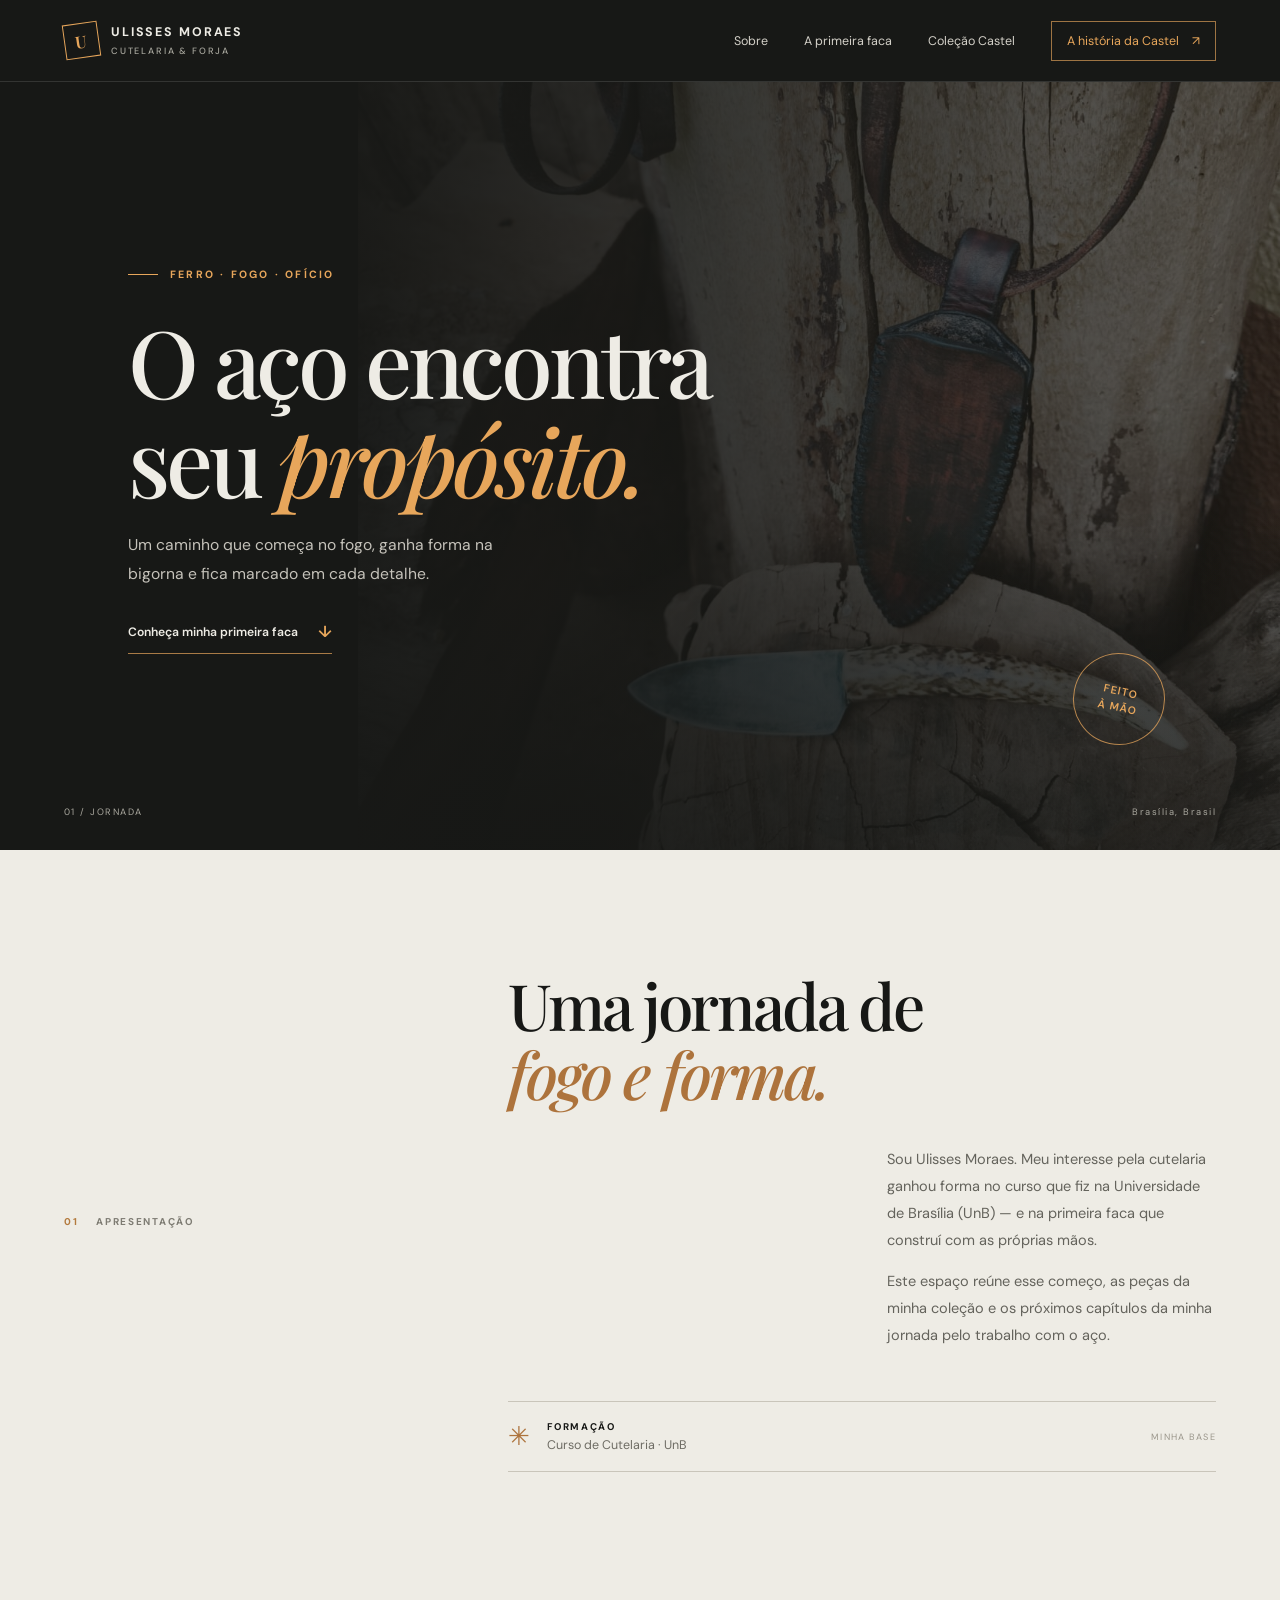
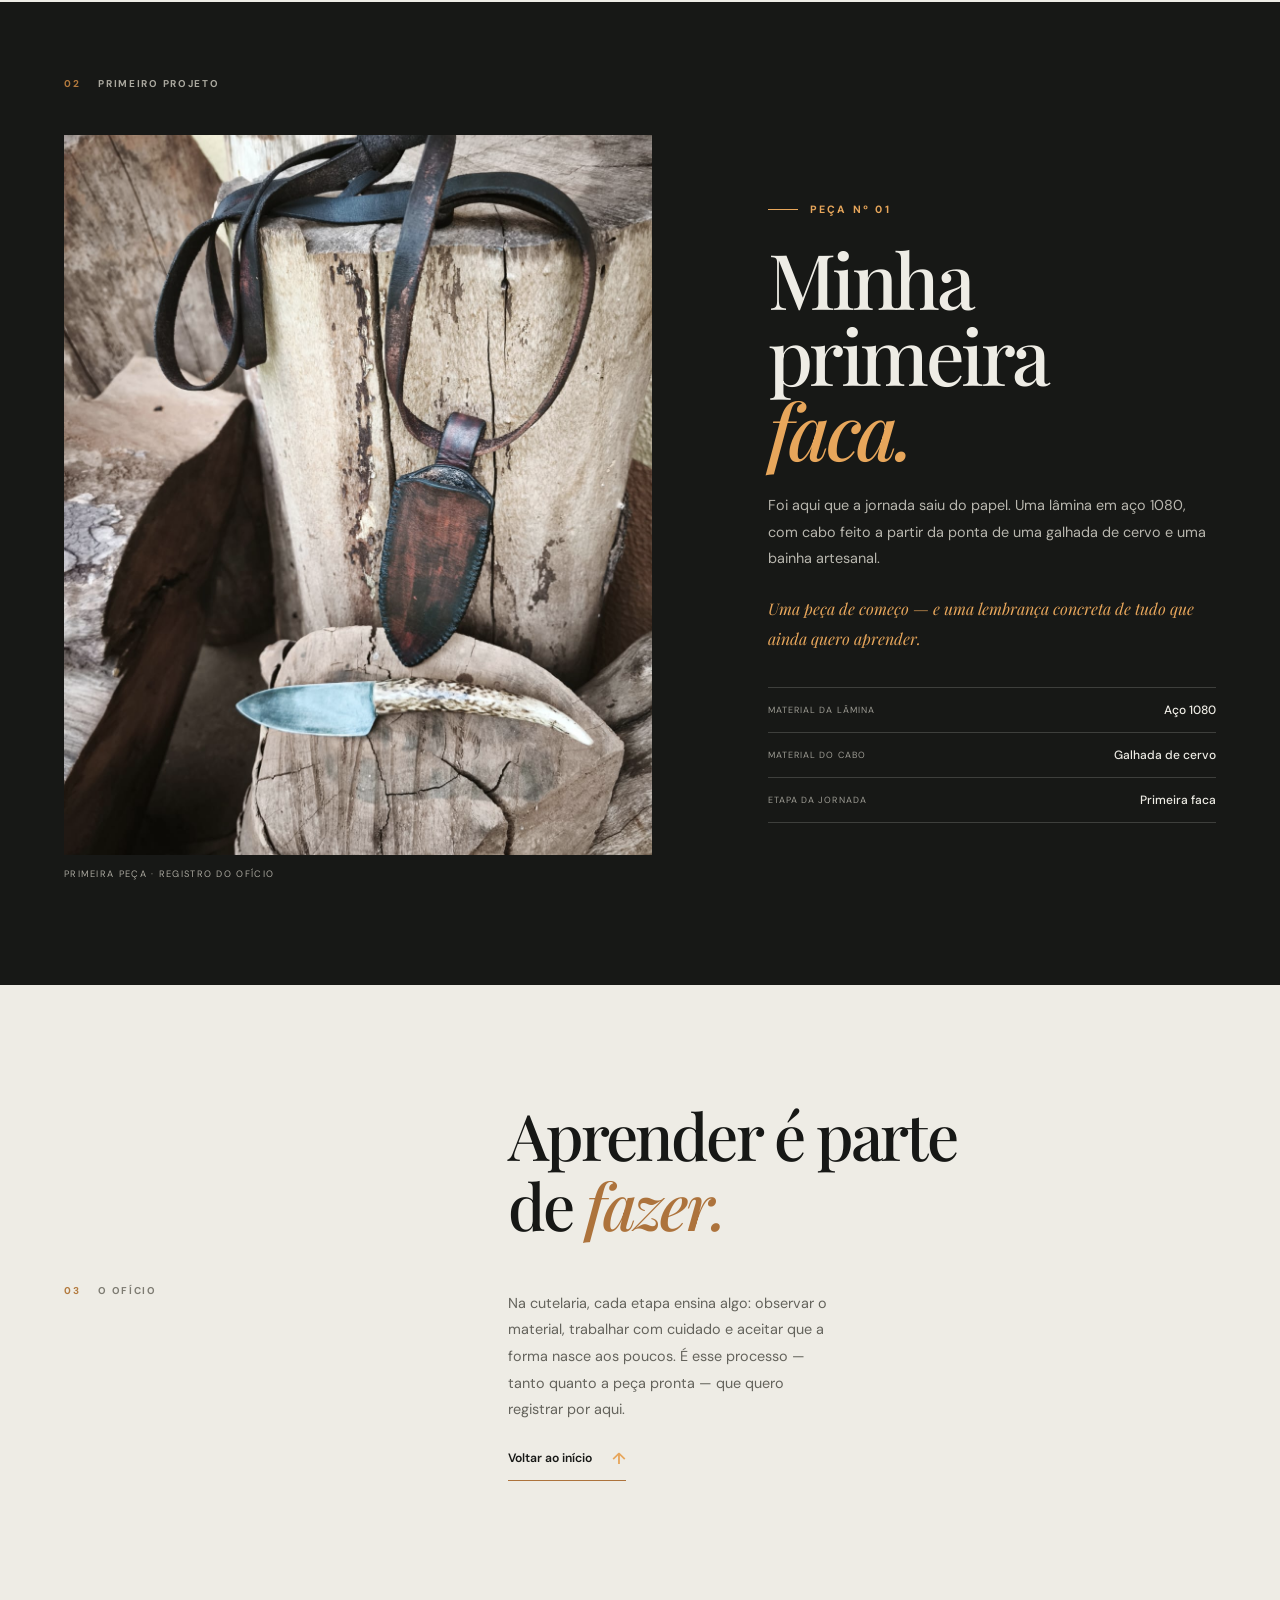
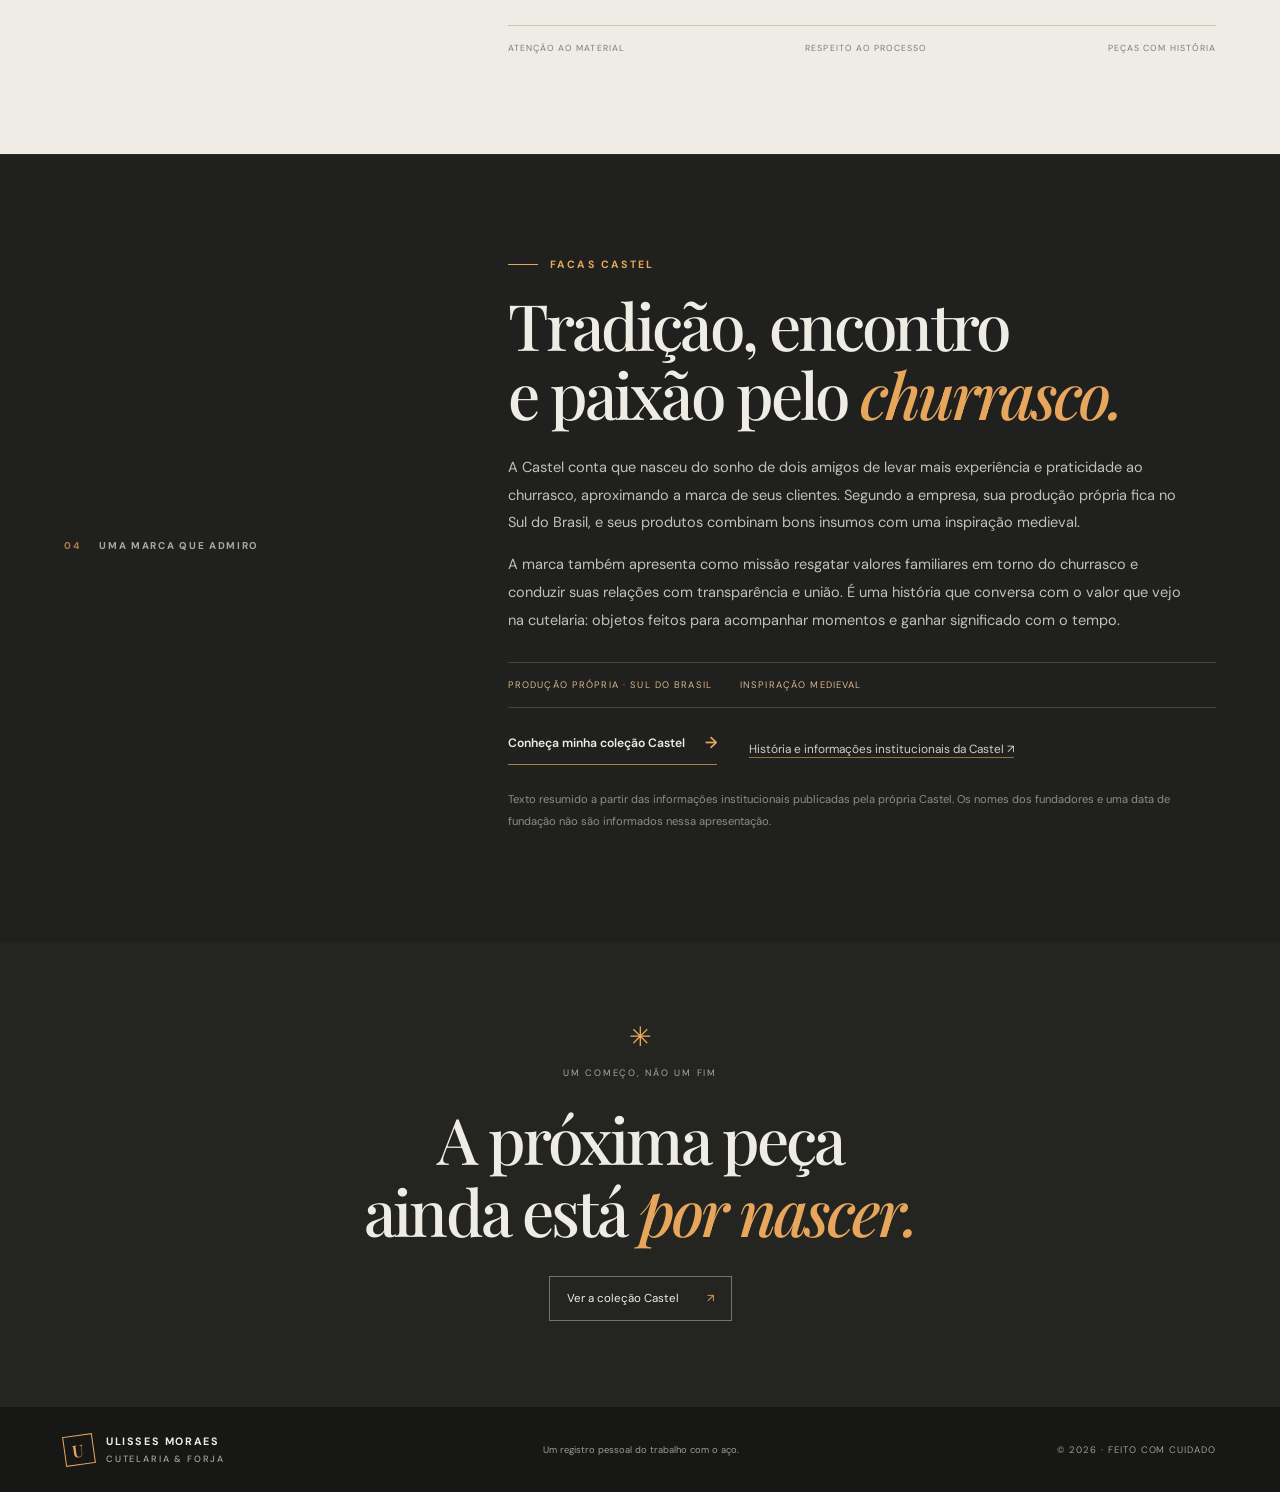
<file: index.html>
<!doctype html>
<html lang="pt-BR">
<head>
  <meta charset="utf-8">
  <meta name="viewport" content="width=device-width, initial-scale=1">
  <meta name="theme-color" content="#171816">
  <meta name="description" content="Portfólio de Ulisses Moraes: cutelaria, forja, primeira faca artesanal e coleção Castel.">
  <title>Ulisses Moraes — Cutelaria &amp; Forja</title>
  <link rel="preconnect" href="https://fonts.googleapis.com">
  <link rel="preconnect" href="https://fonts.gstatic.com" crossorigin>
  <link href="https://fonts.googleapis.com/css2?family=DM+Sans:wght@400;500;600;700&family=Playfair+Display:wght@500;600;700&display=swap" rel="stylesheet">
  <link rel="stylesheet" href="css/style.css">
  <script src="js/main.js" defer></script>
</head>
<body>
  <a class="skip-link" href="#conteudo">Pular para o conteúdo</a>
  <header class="site-header">
    <a class="brand" href="#inicio" aria-label="Ulisses Moraes, início"><span class="brand-mark" aria-hidden="true">U</span><span>ULISSES MORAES<small>CUTELARIA &amp; FORJA</small></span></a>
    <button class="menu-toggle" aria-expanded="false" aria-controls="main-nav" aria-label="Abrir menu"><span></span><span></span></button>
    <nav id="main-nav" class="main-nav" aria-label="Navegação principal">
      <a href="#sobre">Sobre</a>
      <a href="#peca">A primeira faca</a>
      <a href="colecao.html">Coleção Castel</a>
      <a class="nav-cta" href="#castel">A história da Castel <span aria-hidden="true">↗</span></a>
    </nav>
  </header>
  <main id="conteudo">
    <section id="inicio" class="hero">
      <div class="hero-image" role="img" aria-label="Detalhe da primeira faca artesanal de Ulisses Moraes"></div>
      <div class="hero-shade"></div>
      <div class="hero-content">
        <p class="eyebrow"><span class="eyebrow-line"></span> FERRO · FOGO · OFÍCIO</p>
        <h1>O aço encontra<br>seu <em>propósito.</em></h1>
        <p class="hero-copy">Um caminho que começa no fogo, ganha forma na bigorna e fica marcado em cada detalhe.</p>
        <a class="text-link" href="#peca">Conheça minha primeira faca <span aria-hidden="true">↓</span></a>
      </div>
      <div class="hero-note"><span>01 / JORNADA</span><span>Brasília, Brasil</span></div>
      <span class="hero-stamp" aria-hidden="true">FEITO<br>À MÃO</span>
    </section>
    <section id="sobre" class="intro section-wrap">
      <div class="section-kicker"><span>01</span><span>APRESENTAÇÃO</span></div>
      <div class="intro-copy">
        <h2>Uma jornada de<br><em>fogo e forma.</em></h2>
        <div class="intro-text">
          <p>Sou Ulisses Moraes. Meu interesse pela cutelaria ganhou forma no curso que fiz na Universidade de Brasília (UnB) — e na primeira faca que construí com as próprias mãos.</p>
          <p>Este espaço reúne esse começo, as peças da minha coleção e os próximos capítulos da minha jornada pelo trabalho com o aço.</p>
        </div>
        <div class="credential"><span class="credential-icon" aria-hidden="true">✳</span><span><b>FORMAÇÃO</b><small>Curso de Cutelaria · UnB</small></span><span class="credential-year">MINHA BASE</span></div>
      </div>
    </section>
    <section id="peca" class="piece-section">
      <div class="section-wrap piece-inner">
        <div class="section-kicker light"><span>02</span><span>PRIMEIRO PROJETO</span></div>
        <div class="piece-layout">
          <div class="piece-photo-wrap"><img class="piece-photo" src="images/primeira-faca.jpg" alt="Primeira faca artesanal de Ulisses Moraes, com lâmina em aço 1080, cabo de galhada de cervo e bainha artesanal, fotografada sobre um tronco de madeira." loading="lazy"><span class="photo-caption">PRIMEIRA PEÇA · REGISTRO DO OFÍCIO</span></div>
          <article class="piece-copy"><p class="eyebrow"><span class="eyebrow-line"></span> PEÇA Nº 01</p><h2>Minha primeira<br><em>faca.</em></h2><p>Foi aqui que a jornada saiu do papel. Uma lâmina em aço 1080, com cabo feito a partir da ponta de uma galhada de cervo e uma bainha artesanal.</p><p class="piece-note">Uma peça de começo — e uma lembrança concreta de tudo que ainda quero aprender.</p><div class="spec-list"><div><span>MATERIAL DA LÂMINA</span><b>Aço 1080</b></div><div><span>MATERIAL DO CABO</span><b>Galhada de cervo</b></div><div><span>ETAPA DA JORNADA</span><b>Primeira faca</b></div></div></article>
        </div>
      </div>
    </section>
    <section id="processo" class="process-section section-wrap">
      <div class="section-kicker"><span>03</span><span>O OFÍCIO</span></div>
      <div class="process-content"><h2>Aprender é parte<br>de <em>fazer.</em></h2><div><p>Na cutelaria, cada etapa ensina algo: observar o material, trabalhar com cuidado e aceitar que a forma nasce aos poucos. É esse processo — tanto quanto a peça pronta — que quero registrar por aqui.</p><a class="text-link dark-link" href="#inicio">Voltar ao início <span aria-hidden="true">↑</span></a></div></div>
      <div class="process-rule"><span>ATENÇÃO AO MATERIAL</span><span>RESPEITO AO PROCESSO</span><span>PEÇAS COM HISTÓRIA</span></div>
    </section>
    <section id="castel" class="castel-story">
      <div class="section-wrap castel-layout">
        <div class="section-kicker light"><span>04</span><span>UMA MARCA QUE ADMIRO</span></div>
        <div class="castel-copy">
          <p class="eyebrow"><span class="eyebrow-line"></span> FACAS CASTEL</p>
          <h2>Tradição, encontro<br>e paixão pelo <em>churrasco.</em></h2>
          <p>A Castel conta que nasceu do sonho de dois amigos de levar mais experiência e praticidade ao churrasco, aproximando a marca de seus clientes. Segundo a empresa, sua produção própria fica no Sul do Brasil, e seus produtos combinam bons insumos com uma inspiração medieval.</p>
          <p>A marca também apresenta como missão resgatar valores familiares em torno do churrasco e conduzir suas relações com transparência e união. É uma história que conversa com o valor que vejo na cutelaria: objetos feitos para acompanhar momentos e ganhar significado com o tempo.</p>
          <div class="castel-facts"><span>PRODUÇÃO PRÓPRIA · SUL DO BRASIL</span><span>INSPIRAÇÃO MEDIEVAL</span></div>
          <div class="castel-links"><a class="text-link" href="colecao.html">Conheça minha coleção Castel <span aria-hidden="true">→</span></a><a class="source-link" href="https://facascastel.com/" target="_blank" rel="noopener noreferrer">História e informações institucionais da Castel ↗</a></div>
          <p class="source-note">Texto resumido a partir das informações institucionais publicadas pela própria Castel. Os nomes dos fundadores e uma data de fundação não são informados nessa apresentação.</p>
        </div>
      </div>
    </section>
    <section class="closing"><div class="closing-mark" aria-hidden="true">✳</div><p>UM COMEÇO, NÃO UM FIM</p><h2>A próxima peça<br>ainda está <em>por nascer.</em></h2><a href="colecao.html" class="outline-link">Ver a coleção Castel <span aria-hidden="true">↗</span></a></section>
  </main>
  <footer class="site-footer"><a class="brand footer-brand" href="#inicio"><span class="brand-mark" aria-hidden="true">U</span><span>ULISSES MORAES<small>CUTELARIA &amp; FORJA</small></span></a><span class="footer-note">Um registro pessoal do trabalho com o aço.</span><span class="copyright">© <span id="year"></span> · FEITO COM CUIDADO</span></footer>
</body>
</html>
</file>
<file: css/style.css>
@import url('https://fonts.googleapis.com/css2?family=DM+Sans:wght@400;500;600;700&family=Playfair+Display:ital,wght@0,500;0,600;0,700;1,500;1,600&display=swap');
:root{--ink:#171816;--ink-soft:#20211e;--paper:#eeece5;--muted:#a5a398;--copper:#e7a65b;--line:rgba(238,236,229,.18);--serif:'Playfair Display',Georgia,serif;--sans:'DM Sans',Arial,sans-serif;--wrap:min(1160px,calc(100% - 10vw))}*{box-sizing:border-box}html{scroll-behavior:smooth;scroll-padding-top:90px}body{margin:0;background:var(--paper);color:var(--ink);font-family:var(--sans);-webkit-font-smoothing:antialiased}a{color:inherit;text-decoration:none}.skip-link{position:fixed;top:-100px;left:1rem;background:var(--copper);padding:.8rem;z-index:99}.skip-link:focus{top:1rem}.site-header{height:82px;background:var(--ink);color:var(--paper);display:flex;align-items:center;justify-content:space-between;padding:0 5vw;position:absolute;z-index:5;width:100%;border-bottom:1px solid rgba(255,255,255,.12)}.brand{display:flex;align-items:center;gap:12px;font-weight:700;font-size:.78rem;letter-spacing:.15em}.brand small{display:block;color:#a6a59c;font-size:.57rem;font-weight:500;letter-spacing:.2em;margin-top:5px}.brand-mark{width:35px;height:35px;border:1px solid var(--copper);color:var(--copper);display:grid;place-items:center;font:600 1.05rem var(--serif);transform:rotate(-8deg)}.main-nav{display:flex;align-items:center;gap:36px;color:#d3d0c8;font-size:.78rem}.main-nav a{transition:color .2s}.main-nav a:hover,.text-link:hover{color:var(--copper)}.main-nav .nav-cta{border:1px solid rgba(231,166,91,.65);color:var(--copper);padding:11px 15px}.nav-cta span{margin-left:10px}.menu-toggle{display:none}.hero{min-height:730px;height:min(850px,100vh);background:var(--ink);color:var(--paper);position:relative;display:flex;align-items:center;overflow:hidden;padding:100px 10vw 70px}.hero-image{position:absolute;inset:0 0 0 28%;background-image:url('../images/primeira-faca.jpg');background-size:cover;background-position:center 72%;opacity:.35}.hero-shade{position:absolute;inset:0;background:linear-gradient(90deg,#171816 7%,rgba(23,24,22,.96) 25%,rgba(23,24,22,.72) 47%,rgba(23,24,22,.06) 100%),linear-gradient(0deg,rgba(23,24,22,.65),transparent 40%)}.hero-content{position:relative;z-index:1;max-width:640px;margin-top:32px}.eyebrow{color:var(--copper);font-size:.66rem;font-weight:700;letter-spacing:.21em;display:flex;align-items:center;gap:12px}.eyebrow-line{width:30px;height:1px;background:var(--copper)}h1,h2{font-family:var(--serif);font-weight:500;letter-spacing:-.045em}h1{font-size:clamp(3.4rem,7.3vw,6.5rem);line-height:1.06;margin:30px 0 22px}h1 em,h2 em{color:var(--copper);font-weight:500}.hero-copy{color:#c5c2ba;max-width:380px;font-size:.98rem;line-height:1.8;margin-bottom:32px}.text-link{display:inline-flex;align-items:center;gap:20px;color:var(--paper);font-size:.76rem;font-weight:600;border-bottom:1px solid rgba(231,166,91,.7);padding-bottom:11px;transition:color .2s}.text-link span{font-size:1rem;color:var(--copper)}.hero-note{position:absolute;left:5vw;right:5vw;bottom:32px;display:flex;justify-content:space-between;color:#aaa89f;font-size:.58rem;letter-spacing:.16em}.hero-stamp{position:absolute;right:9vw;bottom:105px;border:1px solid rgba(231,166,91,.75);border-radius:50%;width:92px;height:92px;display:grid;place-items:center;text-align:center;color:var(--copper);font:600 .67rem/1.5 var(--sans);letter-spacing:.12em;transform:rotate(12deg)}.section-wrap{width:var(--wrap);margin-inline:auto}.intro{padding-top:120px;padding-bottom:130px;display:grid;grid-template-columns:1fr 2fr;gap:7vw}.section-kicker{display:flex;gap:18px;align-items:center;color:#7e7c73;font-size:.62rem;font-weight:700;letter-spacing:.17em}.section-kicker span:first-child{color:#b37a3e}.intro-copy{display:grid;grid-template-columns:1fr 1fr;column-gap:4vw;align-items:start}.intro h2,.process-content h2{font-size:clamp(2.8rem,5vw,4.8rem);line-height:1.08;margin:0;grid-column:1/-1}.intro h2 em,.process-content h2 em{color:#ad733c}.intro-text{grid-column:2;margin-top:24px;color:#64635c;line-height:1.85;font-size:.91rem}.credential{grid-column:1/-1;margin-top:37px;border-top:1px solid #c9c5ba;border-bottom:1px solid #c9c5ba;display:flex;align-items:center;gap:17px;padding:18px 0}.credential-icon{color:#ad733c;font-size:1.6rem}.credential b,.credential small{display:block}.credential b{font-size:.61rem;letter-spacing:.16em}.credential small{color:#6e6c64;font-size:.78rem;margin-top:4px}.credential-year{margin-left:auto;color:#9a968b;font-size:.57rem;letter-spacing:.14em}.piece-section{background:var(--ink);color:var(--paper);padding:75px 0 105px}.light{color:#aaa89f}.piece-layout{display:grid;grid-template-columns:1.05fr .8fr;gap:9vw;align-items:center;margin-top:45px}.piece-photo-wrap{position:relative}.piece-photo{display:block;width:100%;max-height:720px;object-fit:cover;object-position:center 67%;filter:saturate(.82)}.photo-caption{display:block;color:#aaa89f;font-size:.58rem;letter-spacing:.14em;margin-top:13px}.piece-copy{max-width:450px}.piece-copy h2{font-size:clamp(3.3rem,6vw,5.7rem);line-height:.98;margin:25px 0}.piece-copy>p:not(.eyebrow){color:#b8b6ae;line-height:1.85;font-size:.9rem}.piece-copy .piece-note{font-family:var(--serif);font-style:italic;color:var(--copper)!important;font-size:1rem!important;margin-top:22px}.spec-list{margin-top:34px;border-top:1px solid var(--line)}.spec-list div{display:flex;justify-content:space-between;align-items:center;gap:12px;padding:14px 0;border-bottom:1px solid var(--line)}.spec-list span{font-size:.56rem;letter-spacing:.12em;color:#9e9c94}.spec-list b{font-size:.75rem;font-weight:500;text-align:right}.process-section{padding-top:115px;padding-bottom:100px;display:grid;grid-template-columns:1fr 2fr;gap:7vw}.process-content{display:grid;grid-template-columns:1fr 1fr;gap:4vw;align-items:end}.process-content h2{grid-column:1/-1}.process-content>div p{color:#64635c;line-height:1.85;font-size:.9rem;margin:0 0 23px}.dark-link{color:var(--ink);border-color:#ad733c}.process-rule{grid-column:2;display:flex;justify-content:space-between;gap:20px;border-top:1px solid #c9c5ba;padding-top:16px;margin-top:55px;color:#7e7c73;font-size:.55rem;letter-spacing:.12em}.closing{text-align:center;background:#242521;color:var(--paper);padding:76px 20px 86px}.closing-mark{font-size:1.7rem;color:var(--copper)}.closing>p{color:#aaa89f;font-size:.58rem;letter-spacing:.19em;margin:13px 0 24px}.closing h2{font-size:clamp(2.8rem,5vw,4.5rem);line-height:1.12;margin:0 0 30px}.outline-link{display:inline-flex;gap:28px;align-items:center;border:1px solid #77746b;padding:14px 17px;font-size:.72rem;transition:border-color .2s,color .2s}.outline-link:hover{color:var(--copper);border-color:var(--copper)}.outline-link span{color:var(--copper)}.site-footer{background:var(--ink);color:var(--paper);padding:27px 5vw;display:flex;align-items:center;justify-content:space-between;gap:20px}.footer-brand{font-size:.67rem}.footer-brand .brand-mark{width:30px;height:30px}.footer-note,.copyright{font-size:.59rem;color:#9e9c94}.copyright{letter-spacing:.1em}
@media(max-width:760px){:root{--wrap:calc(100% - 44px)}.site-header{height:70px;padding-inline:22px}.main-nav{display:none;position:absolute;top:69px;left:0;right:0;background:var(--ink);padding:22px;align-items:stretch;gap:0;border-top:1px solid var(--line)}.main-nav.open{display:flex;flex-direction:column}.main-nav a{padding:15px 5px;border-bottom:1px solid var(--line)}.main-nav .nav-cta{margin-top:12px;text-align:center;border:1px solid rgba(231,166,91,.65)}.menu-toggle{display:flex;width:42px;height:42px;background:none;border:1px solid var(--line);align-items:center;justify-content:center;flex-direction:column;gap:6px}.menu-toggle span{width:17px;height:1px;background:var(--paper)}.hero{height:auto;min-height:740px;padding:140px 28px 100px;align-items:center}.hero-image{inset:0;background-position:60% center;opacity:.55}.hero-shade{background:linear-gradient(90deg,rgba(23,24,22,.92),rgba(23,24,22,.56)),linear-gradient(0deg,rgba(23,24,22,.7),transparent 60%)}.hero-content{margin-top:5px}.hero h1{font-size:clamp(3.2rem,13vw,5.2rem)}.hero-copy{max-width:330px}.hero-stamp{width:72px;height:72px;right:27px;bottom:95px;font-size:.55rem}.hero-note{left:23px;right:23px;bottom:26px;font-size:.52rem}.intro{padding-top:80px;padding-bottom:85px;grid-template-columns:1fr;gap:32px}.intro-copy{grid-template-columns:1fr;gap:0}.intro h2{font-size:3.35rem}.intro-text{grid-column:1;margin-top:19px}.credential{margin-top:23px}.piece-section{padding:62px 0 75px}.piece-layout{grid-template-columns:1fr;gap:39px;margin-top:30px}.piece-photo{max-height:620px;aspect-ratio:4/5}.piece-copy h2{font-size:4.1rem;margin:20px 0}.process-section{padding-top:78px;padding-bottom:73px;grid-template-columns:1fr;gap:32px}.process-content{grid-template-columns:1fr;gap:20px}.process-content h2{font-size:3.25rem}.process-rule{grid-column:1;flex-direction:column;gap:11px;margin-top:10px}.closing{padding:64px 20px 70px}.closing h2{font-size:3rem}.site-footer{padding:25px 22px;flex-wrap:wrap}.footer-note{order:3;width:100%;border-top:1px solid var(--line);padding-top:15px}.copyright{font-size:.53rem}}
@media(max-width:380px){.brand{font-size:.68rem}.hero h1{font-size:3rem}.spec-list div{align-items:flex-start;flex-direction:column}.spec-list b{text-align:left}.credential-year{font-size:.48rem}.copyright{width:100%}}@media(prefers-reduced-motion:reduce){html{scroll-behavior:auto}*,*::before,*::after{transition-duration:.01ms!important;animation-duration:.01ms!important;animation-iteration-count:1!important}}


/* História da marca Castel */
.castel-story{background:#20211e;color:var(--paper);padding:92px 0 100px;border-top:1px solid rgba(255,255,255,.06)}
.castel-layout{display:grid;grid-template-columns:1fr 2fr;gap:7vw}
.castel-copy{max-width:780px}
.castel-copy h2{font-size:clamp(2.8rem,5vw,4.7rem);line-height:1.08;margin:19px 0 26px}
.castel-copy>p:not(.eyebrow){color:#c2c0b8;font-size:.91rem;line-height:1.9;max-width:690px}
.castel-facts{display:flex;flex-wrap:wrap;gap:10px 28px;border-top:1px solid var(--line);border-bottom:1px solid var(--line);padding:16px 0;margin-top:28px;color:#d9b48b;font-size:.59rem;letter-spacing:.12em}
.castel-links{display:flex;align-items:center;flex-wrap:wrap;gap:22px 32px;margin-top:24px}
.source-link{color:#d1cec5;font-size:.74rem;text-decoration:underline;text-decoration-color:rgba(231,166,91,.6);text-underline-offset:4px}
.source-link:hover{color:var(--copper)}
.source-note{margin-top:24px!important;color:#8e8c83!important;font-size:.7rem!important}

/* Página e cartões da coleção Castel */
.collection-page{background:var(--paper)}
.collection-hero{background:var(--ink);color:var(--paper);padding:160px 0 76px;position:relative;overflow:hidden}
.collection-hero::after{content:"";position:absolute;width:420px;height:420px;right:-120px;top:105px;border:1px solid rgba(231,166,91,.16);border-radius:50%;box-shadow:0 0 0 28px rgba(231,166,91,.025),0 0 0 62px rgba(231,166,91,.02);pointer-events:none}
.collection-hero>.section-wrap{position:relative;z-index:1}
.collection-hero h1{font-size:clamp(3.7rem,8vw,7rem);line-height:1.02;margin:25px 0 26px}
.collection-intro-row{display:flex;align-items:center;justify-content:space-between;gap:30px;max-width:790px;margin-bottom:29px}
.collection-intro-row>p{max-width:510px;color:#c5c2ba;font-size:.93rem;line-height:1.85;margin:0}
.collection-count{display:flex;align-items:center;gap:12px;color:var(--copper);flex:none}
.collection-count b{font:500 3rem/1 var(--serif)}
.collection-count small{font-size:.58rem;line-height:1.6;letter-spacing:.13em}
.collection-section{padding:78px 0 70px}
.collection-heading{display:flex;align-items:end;justify-content:space-between;gap:40px;border-bottom:1px solid #cac6bb;padding-bottom:26px;margin-bottom:34px}
.collection-heading h2{font-size:clamp(2.5rem,4.5vw,4.2rem);line-height:1.08;margin:16px 0 0}
.collection-heading h2 em{color:#ad733c}
.collection-disclosure{max-width:400px;margin:0 0 3px;color:#65635b;font-size:.75rem;line-height:1.75}
.collection-grid{display:grid;grid-template-columns:repeat(3,minmax(0,1fr));gap:34px 23px}
.collection-card{min-width:0;background:#e7e4dc;border:1px solid #d9d5ca;transition:transform .2s ease,border-color .2s ease}
.collection-card:hover{transform:translateY(-3px);border-color:#b88b58}
.collection-image{height:clamp(230px,28vw,360px);position:relative;display:block;overflow:hidden;background:#d7d3c9;color:var(--paper)}
.collection-image::after{content:"";position:absolute;inset:45% 0 0;background:linear-gradient(transparent,rgba(23,24,22,.62));pointer-events:none}
.collection-image img{width:100%;height:100%;display:block;object-fit:cover;transition:transform .35s ease}
.collection-card:hover .collection-image img{transform:scale(1.025)}
.image-credit{position:absolute;z-index:1;left:14px;bottom:13px;color:#fff;font-size:.52rem;font-weight:600;letter-spacing:.14em;text-shadow:0 1px 4px rgba(0,0,0,.4)}
.collection-card-copy{min-height:124px;position:relative;padding:20px 18px 18px}
.collection-number{color:#9b713f;font-size:.57rem;letter-spacing:.16em}
.collection-card h3{font:500 1.25rem/1.3 var(--serif);margin:9px 0 15px;padding-right:20px}
.product-link{display:inline-flex;gap:8px;align-items:center;color:#514d44;font-size:.66rem;font-weight:600;border-bottom:1px solid rgba(173,115,60,.6);padding-bottom:5px}
.product-link span{color:#ad733c}
.product-link:hover{color:#ad733c}
.collection-bottom{display:flex;justify-content:space-between;gap:20px;border-top:1px solid #cac6bb;margin-top:48px;padding-top:17px;color:#7e7c73;font-size:.57rem;letter-spacing:.12em}
.collection-bottom a{color:#5c554c;text-decoration:underline;text-decoration-color:#ad733c;text-underline-offset:4px;letter-spacing:normal;font-size:.68rem}
.collection-bottom a span{color:#ad733c}

@media(max-width:900px){
  .collection-grid{grid-template-columns:repeat(2,minmax(0,1fr));gap:26px 18px}
  .collection-image{height:clamp(240px,42vw,390px)}
  .collection-heading{align-items:start;flex-direction:column;gap:16px}
  .collection-disclosure{max-width:620px}
}
@media(max-width:760px){
  .castel-story{padding:70px 0 76px}
  .castel-layout{grid-template-columns:1fr;gap:30px}
  .castel-copy h2{font-size:3.25rem}
  .collection-hero{padding:126px 0 62px}
  .collection-hero h1{font-size:clamp(3.5rem,14vw,5.2rem)}
  .collection-intro-row{align-items:flex-start;gap:18px}
  .collection-count b{font-size:2.45rem}
  .collection-section{padding:62px 0 55px}
}
@media(max-width:560px){
  .collection-intro-row{flex-direction:column}
  .collection-count{gap:10px}
  .collection-count small br{display:none}
  .collection-grid{grid-template-columns:1fr;gap:22px}
  .collection-image{height:auto;aspect-ratio:4/3}
  .collection-card-copy{min-height:118px}
  .collection-bottom{align-items:flex-start;flex-direction:column;gap:12px}
  .castel-facts{flex-direction:column;gap:11px}
  .castel-links{align-items:flex-start;flex-direction:column;gap:18px}
}
@media(prefers-reduced-motion:reduce){.collection-card,.collection-image img{transition:none}}
</file>
